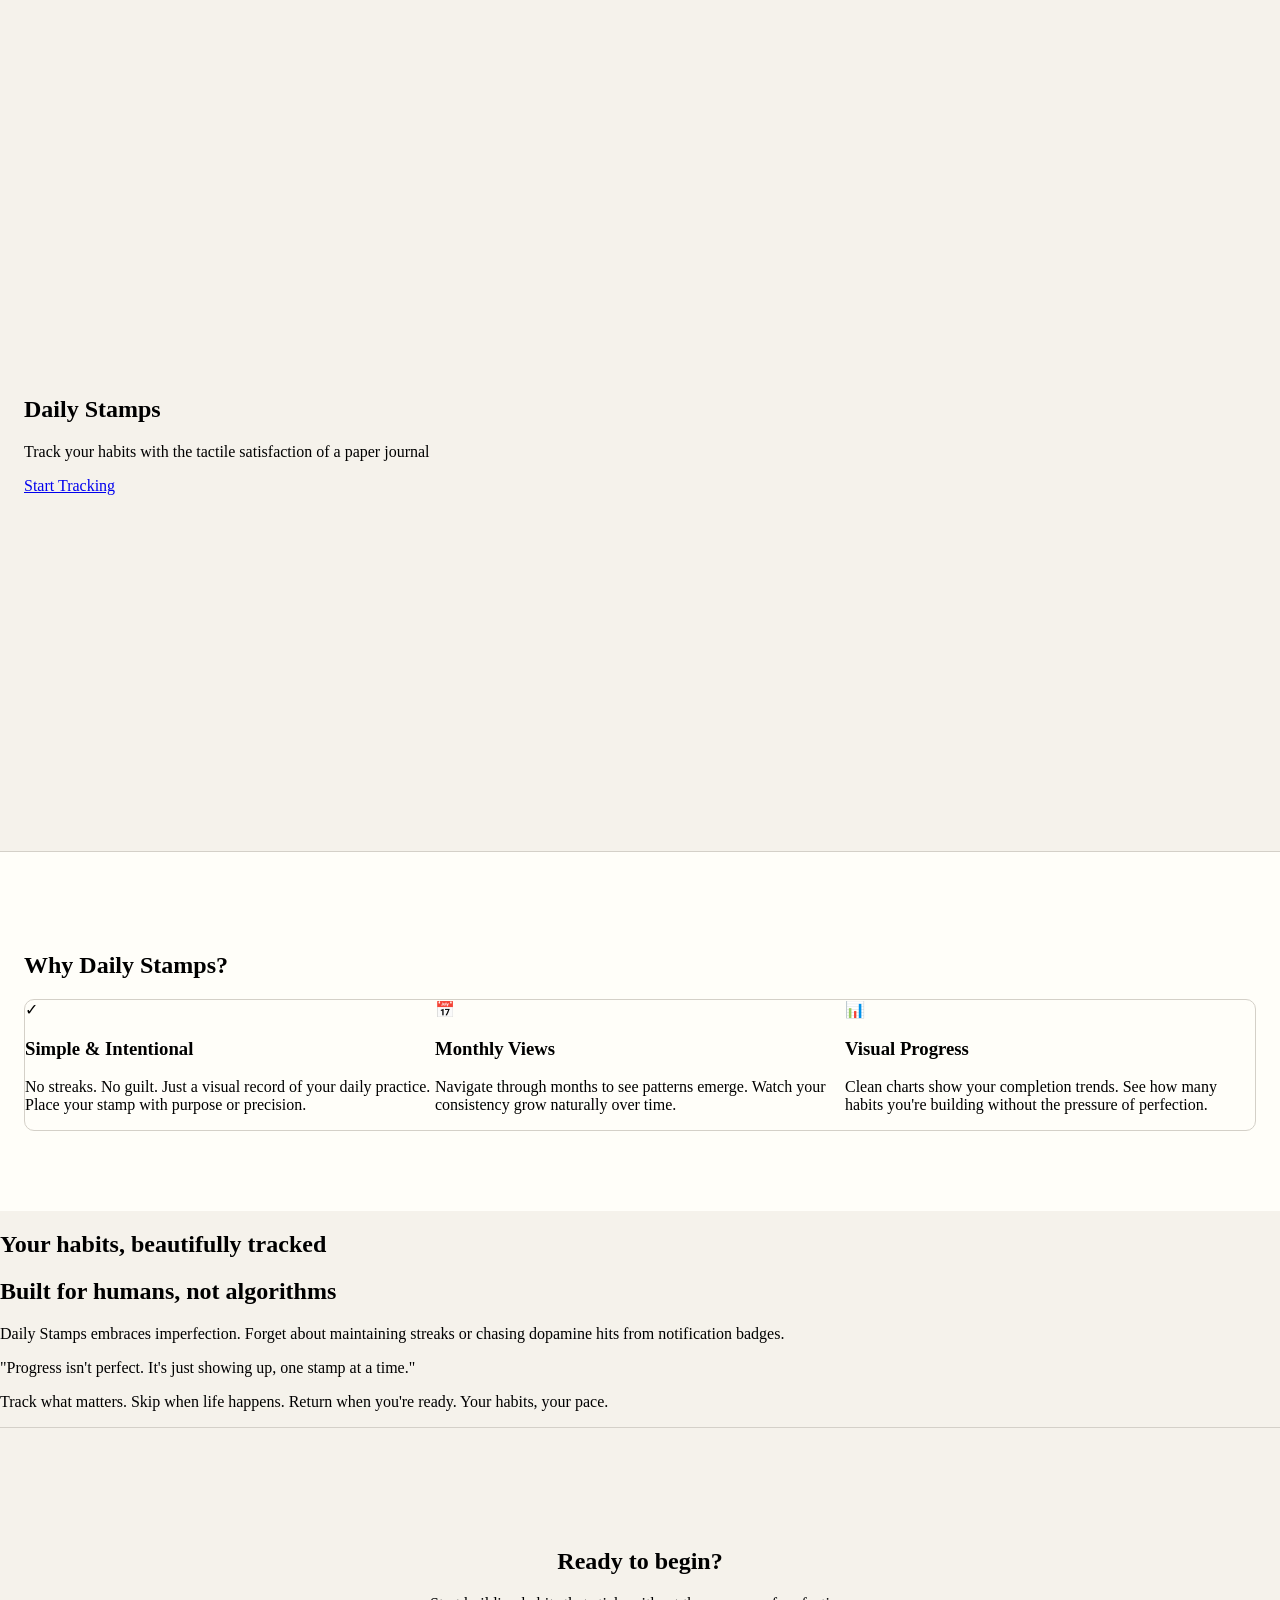
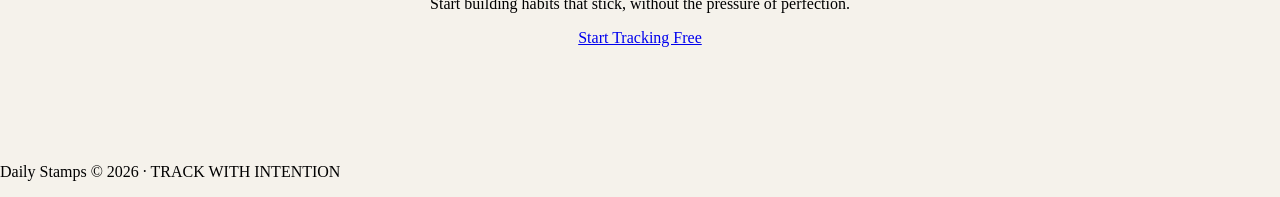
<file: landing.html>
<!DOCTYPE html>
<html lang="en">

<head>
    <meta charset="UTF-8">
    <meta name="viewport" content="width=device-width, initial-scale=1.0">
    <title>Daily Stamps - Track Your Habits with Intention</title>
    <link rel="preconnect" href="https://fonts.googleapis.com">
    <link rel="preconnect" href="https://fonts.gstatic.com" crossorigin>
    <link
        href="https://fonts.googleapis.com/css2?family=Newsreader:ital,opsz,wght@0,6..72,200..800;1,6..72,200..800&family=DM+Mono:ital,wght@0,300;0,400;0,500;1,300;1,400;1,500&display=swap"
        rel="stylesheet">
    <link rel="stylesheet" href="styles.css">
</head>

<body class="landing">
    <!-- hero section -->
    <section class="hero">
        <div class="hero-content">
            <div class="hero-stamp"></div>
            <h1>Daily Stamps</h1>
            <p class="hero-tagline">Track your habits with the tactile satisfaction of a paper journal</p>
            <a href="index.html" class="cta-button">Start Tracking</a>
        </div>
        <div class="decorative-dot dot-1"></div>
        <div class="decorative-dot dot-2"></div>
        <div class="decorative-dot dot-3"></div>
        <div class="decorative-dot dot-4"></div>
    </section>

    <!-- features section -->
    <section class="features">
        <div class="features-container">
            <h2 class="section-title">Why Daily Stamps?</h2>
            <div class="features-grid">
                <div class="feature">
                    <div class="feature-icon">✓</div>
                    <h3>Simple & Intentional</h3>
                    <p>No streaks. No guilt. Just a visual record of your daily practice. Place your stamp with purpose
                        or precision.</p>
                </div>
                <div class="feature">
                    <div class="feature-icon">📅</div>
                    <h3>Monthly Views</h3>
                    <p>Navigate through months to see patterns emerge. Watch your consistency grow naturally over time.
                    </p>
                </div>
                <div class="feature">
                    <div class="feature-icon">📊</div>
                    <h3>Visual Progress</h3>
                    <p>Clean charts show your completion trends. See how many habits you're building without the
                        pressure of perfection.</p>
                </div>
            </div>
        </div>
    </section>

    <!-- demo preview -->
    <section class="demo-preview">
        <div class="demo-container">
            <h2 class="section-title">Your habits, beautifully tracked</h2>
            <div class="demo-image">
                <div class="demo-grid">
                    <div class="demo-cell stamped"></div>
                    <div class="demo-cell stamped"></div>
                    <div class="demo-cell"></div>
                    <div class="demo-cell stamped"></div>
                    <div class="demo-cell stamped"></div>
                    <div class="demo-cell stamped"></div>
                    <div class="demo-cell"></div>
                </div>
            </div>
        </div>
    </section>

    <!-- philosophy section -->
    <section class="philosophy">
        <div class="philosophy-content">
            <h2>Built for humans, not algorithms</h2>
            <p>Daily Stamps embraces imperfection. Forget about maintaining streaks or chasing dopamine hits from
                notification badges.</p>
            <div class="philosophy-quote">
                "Progress isn't perfect. It's just showing up, one stamp at a time."
            </div>
            <p>Track what matters. Skip when life happens. Return when you're ready. Your habits, your pace.</p>
        </div>
    </section>

    <!-- footer cta -->
    <section class="footer-cta">
        <h2>Ready to begin?</h2>
        <p>Start building habits that stick, without the pressure of perfection.</p>
        <a href="index.html" class="cta-button-light">Start Tracking Free</a>
    </section>

    <!-- footer -->
    <footer>
        <p>Daily Stamps © 2026 · TRACK WITH INTENTION</p>
    </footer>
</body>

</html>
</file>
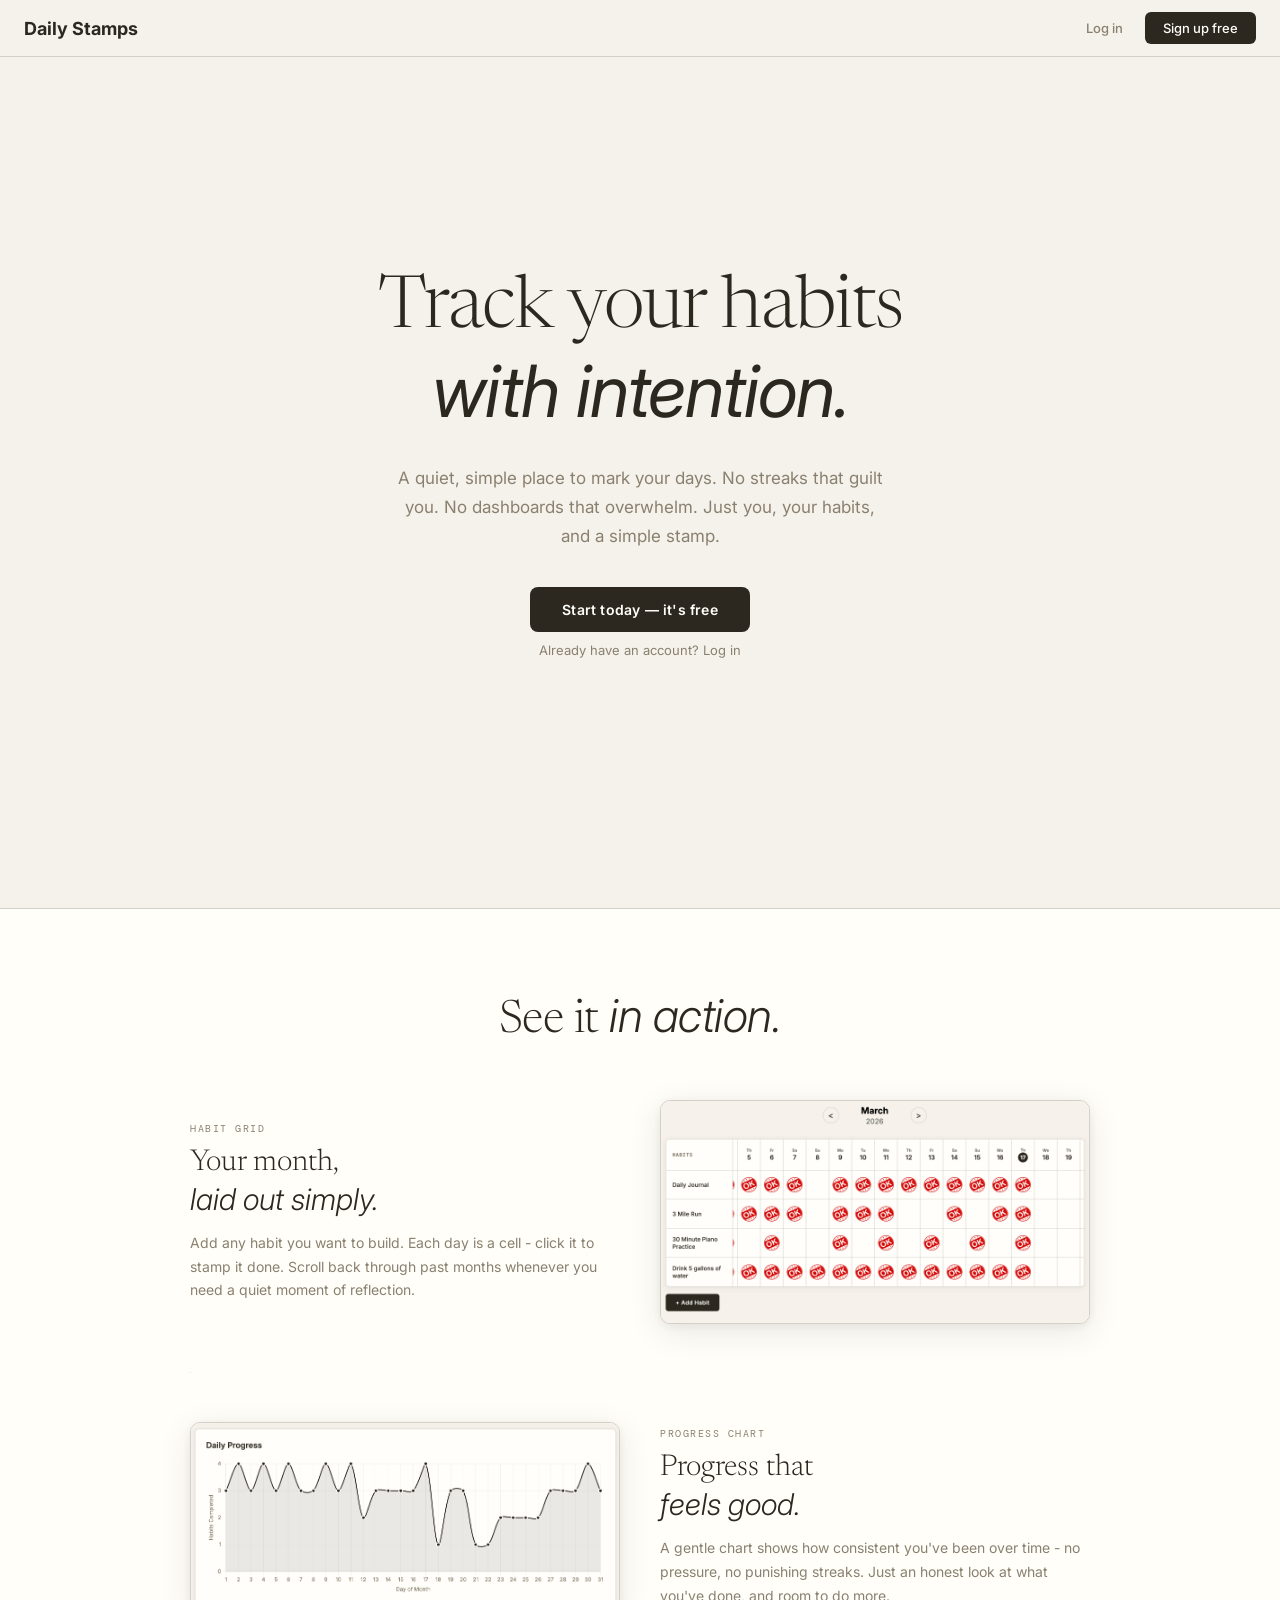
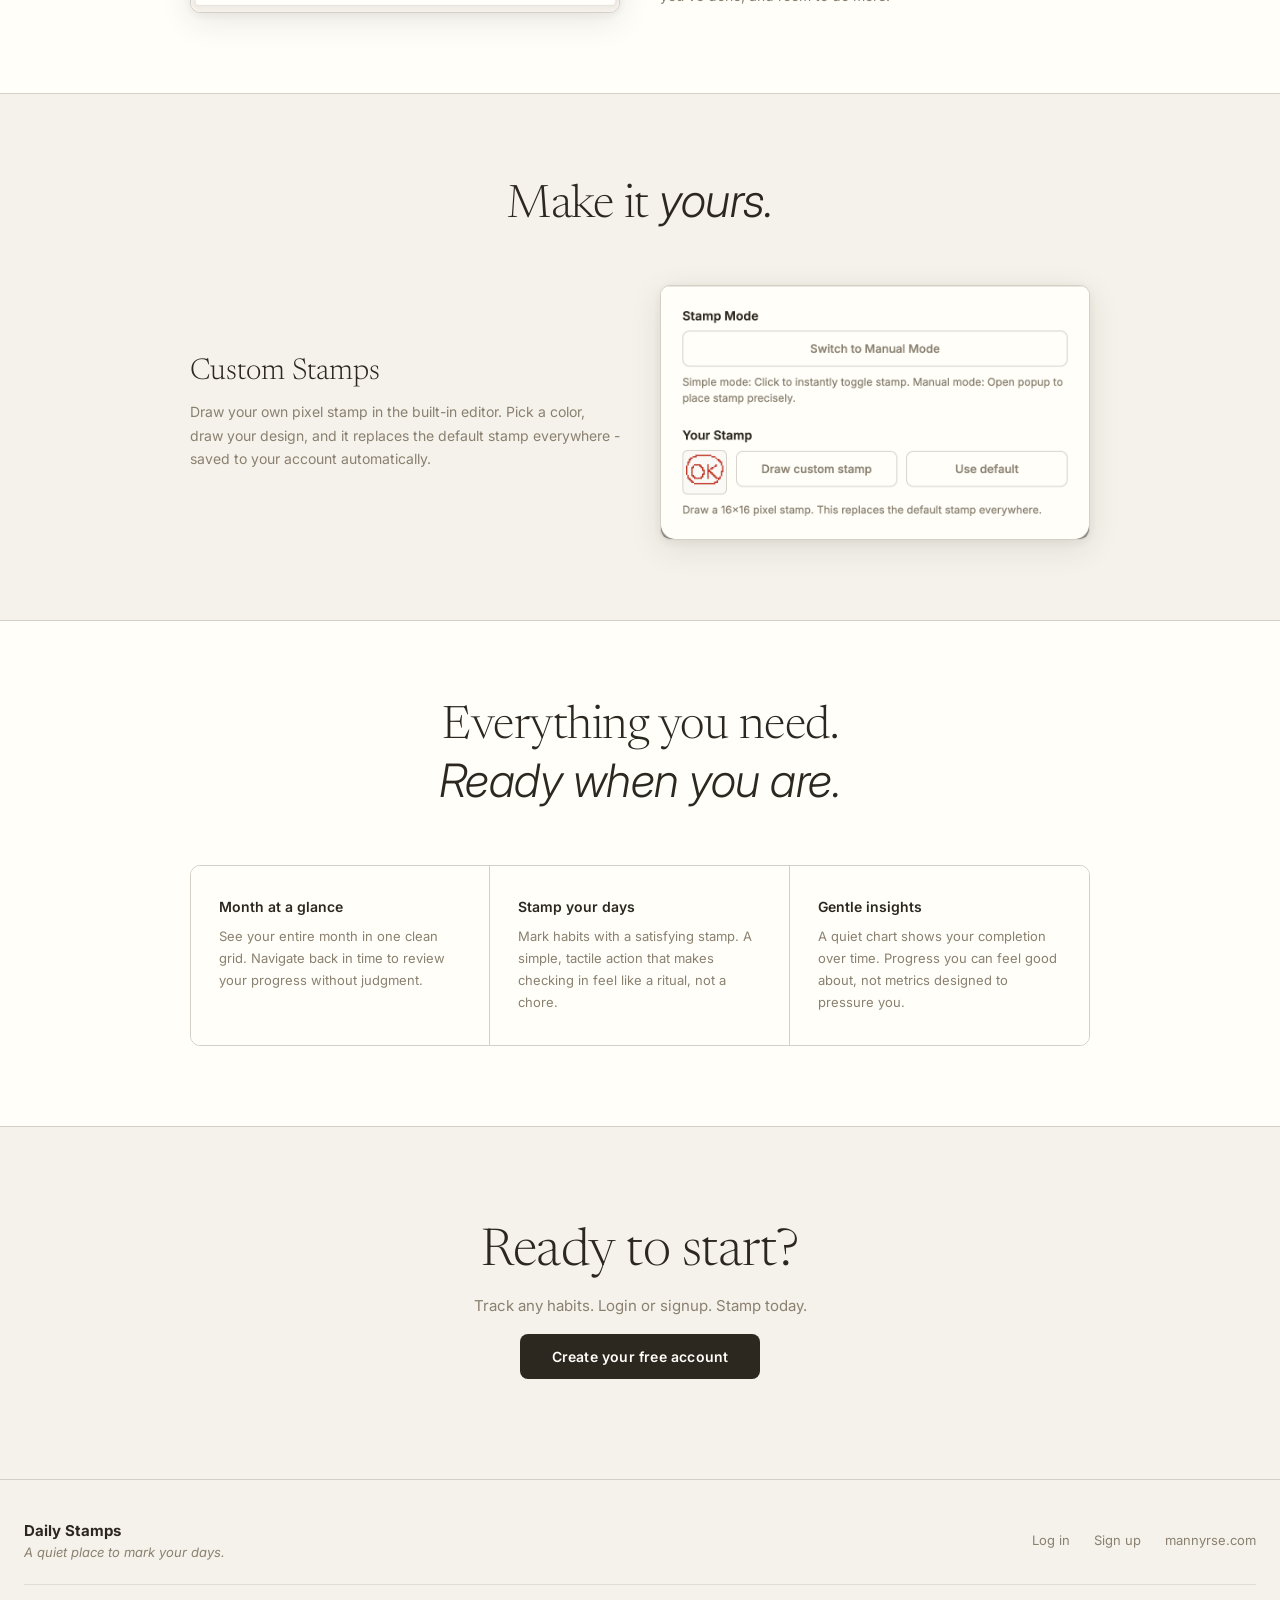
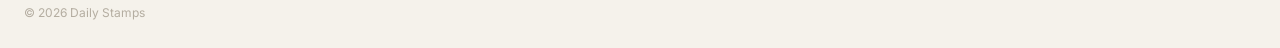
<file: pages/landing.html>
<!DOCTYPE html>
<html lang="en">

<head>
    <meta charset="UTF-8">
    <meta name="viewport" content="width=device-width, initial-scale=1.0">
    <title>Daily Stamps - Track Your Habits with Intention</title>
    <link rel="preconnect" href="https://fonts.googleapis.com">
    <link rel="preconnect" href="https://fonts.gstatic.com" crossorigin>
    <link
        href="https://fonts.googleapis.com/css2?family=Newsreader:ital,opsz,wght@0,6..72,200..800;1,6..72,200..800&family=DM+Mono:ital,wght@0,300;0,400;0,500;1,300;1,400;1,500&family=Inter:wght@300;400;500;600&display=swap"
        rel="stylesheet">
    <link rel="stylesheet" href="../styles.css">
</head>

<body class="landing">
    <!-- navbar -->
    <nav class="navbar">
        <div class="nav-left"><a href="../index.html" class="logo">Daily Stamps</a></div>
        <div class="nav-right">
            <div class="landing-nav-actions">
                <a href="login.html" class="landing-login-btn">Log in</a>
                <a href="login.html#signup" class="landing-cta-btn">Sign up free</a>
            </div>
        </div>
    </nav>

    <!-- hero section -->
    <section class="hero">
        <div class="hero-inner">
            <h1 class="hero-headline">
                Track your habits<br>
                <em>with intention.</em>
            </h1>
            <p class="hero-sub">
                A quiet, simple place to mark your days. No streaks that guilt you. No dashboards that overwhelm.
                Just you, your habits, and a simple stamp.
            </p>
            <div class="hero-actions">
                <a href="login.html#signup" class="btn-hero-primary">Start today — it's free</a>
                <a href="login.html" class="hero-login-link">Already have an account? Log in</a>
            </div>
        </div>
    </section>

    <!-- screenshots section -->
    <section class="screenshots">
        <div class="screenshots-inner">
            <h2 class="screenshots-heading">See it <em>in action.</em></h2>
            <div class="screenshots-grid">

                <!-- habit tracker screenshot -->
                <div class="screenshot-item">
                    <div class="screenshot-text">
                        <span class="screenshot-eyebrow">Habit grid</span>
                        <h3 class="screenshot-title">Your month,<br><em>laid out simply.</em></h3>
                        <p class="screenshot-desc">
                            Add any habit you want to build. Each day is a cell - click it to stamp it done.
                            Scroll back through past months whenever you need a quiet moment of reflection.
                        </p>
                    </div>
                    <div class="screenshot-image-wrap">
                        <img src="../images/habits.png" alt="Habit tracker grid showing a month of logged habits" />
                    </div>
                </div>

                <hr class="screenshots-divider" />

                <!-- graph screenshot -->
                <div class="screenshot-item reverse">
                    <div class="screenshot-text">
                        <span class="screenshot-eyebrow">Progress chart</span>
                        <h3 class="screenshot-title">Progress that<br><em>feels good.</em></h3>
                        <p class="screenshot-desc">
                            A gentle chart shows how consistent you've been over time - no pressure, no punishing
                            streaks. Just an honest look at what you've done, and room to do more.
                        </p>
                    </div>
                    <div class="screenshot-image-wrap">
                        <img src="../images/graph.png" alt="Progress chart showing habit completion over time" />
                    </div>
                </div>

            </div>
        </div>
    </section>
    <section class="stamp-editor-section">
        <div class="screenshots-inner">
            <h2 class="screenshots-heading">Make it<em> yours.</em></h2>
            <div class="screenshot-item">
                <div class="screenshot-text">
                    <h2 class="screenshot-title">Custom Stamps</h2>
                    <p class="screenshot-desc">
                        Draw your own pixel stamp in the built-in editor. Pick a color, draw your design,
                        and it replaces the default stamp everywhere - saved to your account automatically.
                    </p>
                </div>
                <div class="screenshot-image-wrap">
                    <img src="../images/stamp-settings.png" alt="Pixel stamp editor" />
                </div>
            </div>
        </div>
    </section>

    <!-- features section -->
    <section class="features">
        <div class="features-inner">
            <h2 class="features-heading">Everything you need.<br><em>Ready when you are.</em></h2>
            <div class="features-grid">
                <div class="feature-card">
                    <h3 class="feature-title">Month at a glance</h3>
                    <p class="feature-desc">See your entire month in one clean grid. Navigate back in time to review
                        your progress without judgment.</p>
                </div>
                <div class="feature-card">
                    <h3 class="feature-title">Stamp your days</h3>
                    <p class="feature-desc">Mark habits with a satisfying stamp. A simple, tactile action that makes
                        checking in feel like a ritual, not a chore.</p>
                </div>
                <div class="feature-card">
                    <h3 class="feature-title">Gentle insights</h3>
                    <p class="feature-desc">A quiet chart shows your completion over time. Progress you can feel good
                        about, not metrics designed to pressure you.</p>
                </div>
            </div>
        </div>
    </section>
    <!-- footer cta -->
    <section class="footer-cta">
        <div class="footer-cta-inner">
            <h2 class="footer-cta-heading">Ready to start?</h2>
            <p class="footer-cta-sub">Track any habits. Login or signup. Stamp today.</p>
            <a href="login.html#signup" class="btn-hero-primary">Create your free account</a>
        </div>
    </section>
    <footer class="footer">
        <div class="footer-inner">
            <div class="footer-left">
                <span class="footer-brand">Daily Stamps</span>
                <p class="footer-tagline">A quiet place to mark your days.</p>
            </div>
            <nav class="footer-links">
                <a href="login.html">Log in</a>
                <a href="login.html#signup">Sign up</a>
                <a href="https://mannyrse.com" target="_blank" rel="noopener">mannyrse.com</a>
            </nav>
        </div>
        <div class="footer-bottom">© 2026 Daily Stamps</div>
    </footer>
</body>

</html>
</file>
<file: styles.css>
* {
    font-family: Inter;
}

body {
    margin: 0;
    background: #f5f2eb;

    /* background: url("background.png") no-repeat center center fixed;
    background-size: cover; */
}

html,
body {
    overscroll-behavior-x: none;
}

:root {
    --cream: #f5f2eb;
    --paper: #fffef9;
    --ink: #2c2820;
    --ink-light: #8a8070;
    --accent: #c0392b;
    --grid: #d4d0c8;
}

/* login page */

body.login-page {
    font-family: Inter, sans-serif;
    background: #f5f2eb;
    display: flex;
    align-items: center;
    justify-content: center;
    min-height: 100vh;
    padding: 16px;
}

.login-container {
    background: #fffef9;
    border: 1px solid #d4d0c8;
    border-radius: 12px;
    padding: 32px;
    max-width: 360px;
    width: 100%;
    box-shadow: 0 4px 20px rgba(44, 40, 32, 0.08);
}

.logo {
    text-align: center;
    margin-bottom: 20px;
}

.logo img {
    width: 40px;
    height: 40px;
    margin-bottom: 10px;
}

.logo h1 {
    font-size: 20px;
    font-weight: 600;
    color: #2c2820;
    text-align: center;
    margin-bottom: 4px;
}

.subtitle {
    text-align: center;
    color: #8a8070;
    font-size: 13px;
    margin-bottom: 20px;
}

.form-group {
    margin-bottom: 14px;
}

.form-group label {
    display: block;
    font-size: 12px;
    font-weight: 500;
    color: #2c2820;
    margin-bottom: 5px;
}

.form-group input {
    width: 100%;
    padding: 9px 12px;
    border: 1px solid #d4d0c8;
    border-radius: 6px;
    font-size: 13px;
    font-family: Inter, sans-serif;
    transition: border-color 0.15s;
    background: #fffef9;
    box-sizing: border-box;
}

.form-group input:focus {
    outline: none;
    border-color: #2c2820;
}

.btn {
    width: 100%;
    padding: 10px;
    background: #2c2820;
    color: #fffef9;
    border: none;
    border-radius: 6px;
    font-size: 13px;
    font-weight: 600;
    cursor: pointer;
    transition: opacity 0.15s, transform 0.15s;
    margin-top: 6px;
}

.btn:hover {
    opacity: 0.9;
}

.btn:active {
    transform: scale(0.98);
}

.btn:disabled {
    opacity: 0.5;
    cursor: not-allowed;
}

.toggle-text {
    text-align: center;
    margin-top: 16px;
    font-size: 13px;
    color: #8a8070;
}

.toggle-text a {
    color: #2c2820;
    font-weight: 600;
    text-decoration: none;
}

.toggle-text a:hover {
    text-decoration: underline;
}

.error-message {
    background: #fff3f3;
    border: 1px solid #ffcdd2;
    color: #c0392b;
    padding: 10px;
    border-radius: 6px;
    font-size: 13px;
    margin-bottom: 14px;
    display: none;
}

.error-message.show {
    display: block;
}

.back-link {
    text-align: center;
    margin-top: 16px;
}

.back-link a {
    color: #8a8070;
    text-decoration: none;
    font-size: 12px;
}

.back-link a:hover {
    color: #2c2820;
}

/* main stylings */

.month-header {
    text-align: center;
    font-weight: bold;
    font-size: 20px;
    padding: 10px 0;
    z-index: 10;
    margin-top: 10px;
    display: flex;
    align-items: center;
    justify-content: center;
    gap: 20px;
}

#monthHeader {
    min-width: 120px;
    text-align: center;
}

.month-nav-btn {
    background: none;
    border: 1px solid var(--grid);
    color: var(--ink);
    font-size: 18px;
    width: 36px;
    height: 36px;
    border-radius: 50%;
    cursor: pointer;
    display: flex;
    align-items: center;
    justify-content: center;
    transition: background 0.15s, transform 0.15s;
    padding: 0;
    flex-shrink: 0;
}

.month-nav-btn:hover {
    background: rgba(44, 40, 32, 0.05);
    transform: scale(1.05);
}

.month-nav-btn:active {
    transform: scale(0.95);
}

.month-year {
    font-size: 16px;
    font-weight: 400;
    opacity: 0.6;
    margin-top: 2px;
}

.table-wrapper {
    overflow-x: auto;
    width: 100%;
    margin-top: 20px;
    overscroll-behavior-x: none;
    border: 1px solid var(--grid);
    border-radius: 8px;
    box-shadow: 0 2px 12px rgba(44, 40, 32, 0.07);
}

table {
    border-collapse: separate;
    border-spacing: 0;
    width: max-content;
    min-width: 100%;
    overscroll-behavior-x: none;
    background: var(--paper);
}

th,
td {
    border-right: 1px solid var(--grid);
    border-bottom: 1px solid var(--grid);
    white-space: nowrap;
    text-align: center;
    width: 48px;
    min-width: 48px;
    height: 48px;
}

thead tr:first-child th {
    border-top: none;
    background: var(--paper);
}

thead tr:first-child th.today {
    background: var(--ink);
}

tr th:first-child,
tr td:first-child {
    border-left: none;
}

th:last-child,
td:last-child {
    border-right: none;
}

tbody tr:last-child td {
    border-bottom: none;
}

thead th:first-child {
    text-align: left;
    padding: 10px 14px;
    font-size: 11px;
    font-family: 'DM Mono', monospace;
    letter-spacing: 1px;
    text-transform: uppercase;
    color: var(--ink-light);
}

.weekday {
    font-size: 9px;
    opacity: 0.6;
}

.date-number {
    font-size: 14px;
    font-weight: 600;
    color: var(--ink);
    line-height: 1.4;
}

th.today {
    background: var(--ink);
}

th.today .date-number {
    color: var(--paper);
}

th.today .weekday {
    color: var(--paper);
    opacity: 0.6;
}

.habit-col,
tbody td:first-child {
    position: sticky;
    left: 0;
    z-index: 5;
    background: var(--paper);
    width: 120px;
    min-width: 120px;
    text-align: left;
    white-space: normal;
    max-width: 160px;
    word-break: break-word;
    padding: 8px 14px;
}

/* day cell styling */
.day-cell {
    cursor: pointer;
    position: relative;
    overflow: hidden;
    transition: background 0.15s;
}

.day-cell:hover {
    background: rgba(44, 40, 32, 0.04);
}

.cell-stamp {
    position: absolute;
    pointer-events: none;
    transform: translate(-50%, -50%);
}

.stamp-hover-preview {
    position: absolute;
    left: 50%;
    top: 50%;
    transform: translate(-50%, -50%);
    width: 35px;
    height: 35px;
    background-image: url("images/ok.png");
    background-size: contain;
    background-repeat: no-repeat;
    background-position: center;
    pointer-events: none;
    filter: grayscale(100%);
    opacity: 0.35;
    transition: opacity 0.12s ease;
}

.habit-input {
    width: 100%;
    border: none;
    outline: none;
    font-size: 13px;
    background: transparent;
    color: var(--ink);
    white-space: normal;
    word-break: break-word;
    font-family: inherit;
    padding: 2px 0;
}

.habit-input::placeholder {
    color: var(--ink-light);
}

.habit-text {
    display: block;
    font-size: 13px;
    font-weight: 500;
    cursor: pointer;
    color: var(--ink);
    white-space: normal;
    word-break: break-word;
    line-height: 1.3;
}

.habit-input.invalid {
    border-bottom: 2px solid #c0392b;
    background: transparent;
}

.habit-input.invalid::placeholder {
    color: #c0392b;
}

/* navbar styles */
.navbar {
    position: sticky;
    top: 0;
    z-index: 20;
    display: flex;
    justify-content: space-between;
    align-items: center;
    padding: 12px 24px;
    border-bottom: 1px solid var(--grid);
    background: #f5f2eb;
}

.nav-left {
    font-weight: bold;
    font-size: 18px;
    color: var(--ink);
}

.nav-right {
    position: relative;
}

nav a {
    text-decoration: none;
    color: var(--ink)
}

/* settings dropdown */
.settings-dropdown {
    position: relative;
}

.settings-btn {
    background: none;
    border: none;
    color: var(--ink-light);
    font-size: 14px;
    cursor: pointer;
    padding: 6px 12px;
    border-radius: 4px;
    transition: background 0.15s, color 0.15s;
    font-family: Inter;
}

.settings-btn:hover {
    background: rgba(44, 40, 32, 0.05);
    color: var(--ink);
}

.dropdown-menu {
    position: absolute;
    top: calc(100% + 8px);
    right: 0;
    background: var(--paper);
    border: 1px solid var(--grid);
    border-radius: 8px;
    box-shadow: 0 4px 12px rgba(44, 40, 32, 0.1);
    min-width: 160px;
    opacity: 0;
    pointer-events: none;
    transform: translateY(-4px);
    transition: opacity 0.15s, transform 0.15s;
}

.dropdown-menu.open {
    opacity: 1;
    pointer-events: all;
    transform: translateY(0);
}

.dropdown-item {
    display: block;
    padding: 10px 16px;
    color: var(--ink);
    text-decoration: none;
    font-size: 14px;
    transition: background 0.15s;
    border-radius: 6px;
    margin: 4px;
}

.dropdown-item:hover {
    background: rgba(44, 40, 32, 0.05);
}

.settings-overlay {
    position: fixed;
    inset: 0;
    z-index: 300;
    display: flex;
    align-items: center;
    justify-content: center;
    background: rgba(44, 40, 32, 0.45);
    backdrop-filter: blur(3px);
    opacity: 0;
    pointer-events: none;
    transition: opacity 0.2s ease;
}

.settings-overlay.open {
    opacity: 1;
    pointer-events: all;
}

.settings-popup {
    background: var(--paper);
    border-radius: 16px;
    box-shadow: 0 20px 60px rgba(44, 40, 32, 0.25), 0 4px 16px rgba(44, 40, 32, 0.1);
    width: 480px;
    max-width: 95vw;
    transform: scale(0.9) translateY(12px);
    transition: transform 0.25s cubic-bezier(0.34, 1.56, 0.64, 1);
}

.settings-overlay.open .settings-popup {
    transform: scale(1) translateY(0);
}

.settings-popup-header {
    padding: 20px 24px;
    border-bottom: 1px solid var(--grid);
    display: flex;
    justify-content: space-between;
    align-items: center;
}

.settings-popup-header h3 {
    font-size: 20px;
    font-weight: 600;
    color: var(--ink);
    margin: 0;
}

.settings-popup-close {
    background: none;
    border: none;
    cursor: pointer;
    color: var(--ink-light);
    font-size: 18px;
    padding: 2px 4px;
    line-height: 1;
    border-radius: 4px;
    transition: color 0.15s, background 0.15s;
}

.settings-popup-close:hover {
    color: var(--ink);
    background: rgba(44, 40, 32, 0.07);
}

.settings-popup-content {
    padding: 24px;
}

.setting-item {
    margin-bottom: 24px;
}

.setting-item:last-child {
    margin-bottom: 0;
}

.setting-item label {
    display: block;
    font-size: 14px;
    font-weight: 600;
    color: var(--ink);
    margin-bottom: 8px;
}

.setting-item .btn-secondary {
    width: 100%;
    text-align: center;
    margin-bottom: 8px;
}

.setting-description {
    font-size: 12px;
    color: var(--ink-light);
    line-height: 1.5;
    margin: 0;
}

.page-container {
    max-width: 1200px;
    margin: 0 auto;
    padding: 20px 24px 40px 24px;
}

#add-habit {
    display: inline-flex;
    align-items: center;
    gap: 8px;
    background: var(--ink);
    color: var(--paper);
    border: none;
    padding: 11px 22px;
    font-size: 13px;
    font-weight: 500;
    border-radius: 6px;
    cursor: pointer;
    transition: opacity 0.15s, transform 0.15s;
    margin-top: 16px;
    letter-spacing: 0.2px;
}

#add-habit:hover {
    opacity: .85;
    transform: translateY(-1px);
}

#add-habit:active {
    transform: translateY(0);
}

#empty-state {
    text-align: center;
    color: var(--ink-light);
    background: var(--paper);
    font-size: 14px;
    padding: 36px;
    font-style: italic;
    box-sizing: border-box;
    position: sticky;
    left: 0;
    width: 100%;
    z-index: 6;
}

/* chart section */
.chart-section {
    margin-top: 48px;
    background: var(--paper);
    border: 1px solid var(--grid);
    border-radius: 8px;
    padding: 24px;
    box-shadow: 0 2px 12px rgba(44, 40, 32, 0.07);
}

.chart-title {
    font-size: 18px;
    font-weight: 600;
    color: var(--ink);
    margin: 0 0 20px 0;
}

.chart-container {
    position: relative;
    height: 300px;
}

/* shake animation for invalid */

@keyframes shake {

    0%,
    100% {
        transform: translateX(0);
    }

    20% {
        transform: translateX(-4px);
    }

    40% {
        transform: translateX(4px);
    }

    60% {
        transform: translateX(-3px);
    }

    80% {
        transform: translateX(3px);
    }
}

.shake {
    animation: shake 0.35s ease;
}

.delete-btn {
    position: absolute;
    right: 8px;
    top: 50%;
    transform: translateY(-50%);
    width: 18px;
    height: 18px;
    border-radius: 50%;
    background-color: #c0392b;
    color: white;
    border: none;
    cursor: pointer;
    font-size: 12px;
    line-height: 1;
    opacity: 0;
    transition: opacity 0.2s, transform 0.15s;
    display: flex;
    align-items: center;
    justify-content: center;
    font-family: monospace;
}

.habit-cell {
    position: relative;
}

.habit-cell:hover .delete-btn {
    opacity: 1;
}

.delete-btn:hover {
    transform: translateY(-50%) scale(1.1);
    background: #a02d24;
}

.stamp-overlay {
    position: fixed;
    inset: 0;
    z-index: 200;
    display: flex;
    align-items: center;
    justify-content: center;
    background: rgba(44, 40, 32, 0.45);
    backdrop-filter: blur(3px);
    opacity: 0;
    pointer-events: none;
    transition: opacity 0.2s ease;
}

.stamp-overlay.open {
    opacity: 1;
    pointer-events: all;
}

.stamp-popup {
    background: var(--paper);
    border-radius: 16px;
    box-shadow: 0 20px 60px rgba(44, 40, 32, 0.25), 0 4px 16px rgba(44, 40, 32, 0.1);
    display: flex;
    flex-direction: column;
    overflow: hidden;
    transform: scale(0.9) translateY(12px);
    transition: transform 0.25s cubic-bezier(0.34, 1.56, 0.64, 1);
    width: 380px;
    max-width: 95vw;
}

.stamp-overlay.open .stamp-popup {
    transform: scale(1) translateY(0);
}

.stamp-popup-header {
    padding: 18px 20px 14px;
    border-bottom: 1px solid var(--grid);
    display: flex;
    align-items: flex-start;
    justify-content: space-between;
    gap: 12px;
}

.stamp-popup-meta {
    display: flex;
    flex-direction: column;
    gap: 3px;
}

.stamp-popup-habit {
    font-size: 18px;
    font-weight: 600;
    color: var(--ink);
    line-height: 1.1;
}

.stamp-popup-date {
    font-size: 11px;
    font-family: 'DM Mono', monospace;
    color: var(--ink-light);
    letter-spacing: 0.5px;
}

.stamp-popup-close {
    background: none;
    border: none;
    cursor: pointer;
    color: var(--ink-light);
    font-size: 18px;
    padding: 2px 4px;
    line-height: 1;
    border-radius: 4px;
    transition: color 0.15s, background 0.15s;
    flex-shrink: 0;
}

.stamp-popup-close:hover {
    color: var(--ink);
    background: rgba(44, 40, 32, 0.07);
}

.stamp-canvas-area {
    position: relative;
    margin: 16px 20px;
    border-radius: 10px;
    border: 1.5px dashed var(--grid);
    aspect-ratio: 1 / 1;
    width: calc(100% - 40px);
    background: #faf9f5;
    cursor: crosshair;
    overflow: hidden;
    user-select: none;
}

.canvas-hint {
    position: absolute;
    inset: 0;
    display: flex;
    flex-direction: column;
    align-items: center;
    justify-content: center;
    gap: 6px;
    color: var(--ink-light);
    font-size: 13px;
    pointer-events: none;
    transition: opacity 0.2s;
}

.canvas-hint .hint-icon {
    font-size: 28px;
    opacity: 0.4;
}

.canvas-hint .hint-text {
    font-style: italic;
    opacity: 0.6;
}

.canvas-hint.hidden {
    opacity: 0;
}

.placed-stamp {
    position: absolute;
    pointer-events: none;
    transform: translate(-50%, -50%);
}

.placed-stamp.new {
    animation: stampDown 0.2s cubic-bezier(0.25, 0.46, 0.45, 0.94) forwards;
}

@keyframes stampDown {
    0% {
        transform: translate(-50%, -50%) scale(1.8);
        opacity: 0.4;
        filter: blur(2px);
    }

    55% {
        transform: translate(-50%, -50%) scale(0.9);
        opacity: 1;
        filter: blur(0);
    }

    80% {
        transform: translate(-50%, -50%) scale(1.06);
    }

    100% {
        transform: translate(-50%, -50%) scale(1);
    }
}

.stamp-popup-actions {
    display: flex;
    gap: 10px;
    padding: 0 20px 20px;
}

.btn-primary {
    flex: 1;
    background: var(--ink);
    color: var(--paper);
    border: none;
    padding: 11px 18px;
    font-size: 13px;
    font-weight: 600;
    border-radius: 8px;
    cursor: pointer;
    transition: opacity 0.15s;
    letter-spacing: 0.3px;
}

.btn-primary:hover {
    opacity: 0.85;
}

.btn-secondary {
    background: none;
    color: var(--ink-light);
    border: 1px solid var(--grid);
    padding: 11px 18px;
    font-size: 13px;
    font-weight: 500;
    border-radius: 8px;
    cursor: pointer;
    transition: background 0.15s, color 0.15s;
}

.btn-secondary:hover {
    background: rgba(44, 40, 32, 0.05);
    color: var(--ink);
}

.btn-danger {
    background: none;
    color: #c0392b;
    border: 1px solid rgba(192, 57, 43, 0.3);
    padding: 11px 14px;
    font-size: 13px;
    border-radius: 8px;
    cursor: pointer;
    transition: background 0.15s;
}

.btn-danger:hover {
    background: rgba(192, 57, 43, 0.07);
}

/* skeleton row styles for smoother loading */

.skeleton-row .skeleton-text {
    height: 14px;
    width: 80%;
    background: linear-gradient(90deg, #e8e4dc 25%, #f0ece4 50%, #e8e4dc 75%);
    background-size: 200% 100%;
    animation: shimmer 1.2s infinite;
    border-radius: 4px;
}

@keyframes shimmer {
    0% {
        background-position: 200% 0;
    }

    100% {
        background-position: -200% 0;
    }
}

/* landing page styles */

body.landing {
    background: var(--cream);
    margin: 0;
}

.landing-nav-actions {
    display: flex;
    align-items: center;
    gap: 8px;
}

.landing-login-btn {
    text-decoration: none;
    font-size: 13px;
    font-weight: 500;
    color: var(--ink-light);
    padding: 8px 14px;
    border-radius: 6px;
    transition: color 0.15s, background 0.15s;
}

.landing-login-btn:hover {
    color: var(--ink);
    background: rgba(44, 40, 32, 0.05);
}

.landing-cta-btn {
    background: var(--ink);
    color: var(--paper);
    text-decoration: none;
    font-size: 13px;
    font-weight: 500;
    padding: 8px 18px;
    border-radius: 6px;
    transition: opacity 0.15s;
}

.landing-cta-btn:hover {
    opacity: 0.82;
}

/* hero  */

.hero {
    padding: 80px 24px 60px;
    min-height: calc(100vh - 49px);
    display: flex;
    align-items: center;
    box-sizing: border-box;
}

.hero-inner {
    max-width: 700px;
    margin: 0 auto;
    display: flex;
    flex-direction: column;
    align-items: center;
    text-align: center;
}

.hero-headline {
    font-family: 'Newsreader', serif;
    font-size: clamp(42px, 8vw, 72px);
    font-weight: 300;
    line-height: 1.1;
    color: var(--ink);
    margin: 0 0 24px;
    letter-spacing: -1px;
}

.hero-headline em {
    font-style: italic;
    font-weight: 400;
}

.hero-sub {
    font-size: 17px;
    line-height: 1.7;
    color: var(--ink-light);
    max-width: 500px;
    margin: 0 0 36px;
    font-weight: 400;
}

.hero-actions {
    display: flex;
    flex-direction: column;
    align-items: center;
    gap: 10px;
    margin-bottom: 56px;
}

.btn-hero-primary {
    display: inline-block;
    background: var(--ink);
    color: var(--paper);
    text-decoration: none;
    font-size: 14px;
    font-weight: 600;
    padding: 14px 32px;
    border-radius: 8px;
    letter-spacing: 0.2px;
    transition: opacity 0.15s, transform 0.15s;
}

.btn-hero-primary:hover {
    opacity: 0.85;
    transform: translateY(-1px);
}

.btn-hero-primary:active {
    transform: translateY(0);
}

.hero-login-link {
    font-size: 13px;
    color: var(--ink-light);
    text-decoration: none;
    transition: color 0.15s;
}

.hero-login-link:hover {
    color: var(--ink);
}

.stamp-editor-section {
    padding: 80px 24px;
    border-top: 1px solid var(--grid);
    background: var(--cream);
}

/* features section */

.features {
    padding: 80px 24px;
    border-top: 1px solid var(--grid);
    background: var(--paper);
}

.features-inner {
    max-width: 900px;
    margin: 0 auto;
}

.features-heading {
    font-family: 'Newsreader', serif;
    font-size: clamp(30px, 5vw, 46px);
    font-weight: 300;
    line-height: 1.15;
    color: var(--ink);
    margin: 0 0 52px;
    letter-spacing: -0.5px;
    text-align: center;
}

.features-heading em {
    font-style: italic;
}

.features-grid {
    display: grid;
    grid-template-columns: repeat(3, 1fr);
    border: 1px solid var(--grid);
    border-radius: 10px;
    overflow: hidden;
}

.feature-card {
    padding: 32px 28px;
    border-right: 1px solid var(--grid);
    background: var(--paper);
    transition: background 0.15s;
}

.feature-card:last-child {
    border-right: none;
}

.feature-card:hover {
    background: #faf9f4;
}

.feature-title {
    font-family: Inter, sans-serif;
    font-size: 14px;
    font-weight: 600;
    font-style: normal;
    color: var(--ink);
    margin: 0 0 10px;
    letter-spacing: 0;
}

.feature-desc {
    font-size: 13px;
    line-height: 1.7;
    color: var(--ink-light);
    margin: 0;
}

@media (max-width: 680px) {
    .features-grid {
        grid-template-columns: 1fr;
    }

    .feature-card {
        border-right: none;
        border-bottom: 1px solid var(--grid);
    }

    .feature-card:last-child {
        border-bottom: none;
    }
}

/* footer cta */

.footer-cta {
    padding: 100px 24px;
    border-top: 1px solid var(--grid);
    text-align: center;
}

.footer-cta-inner {
    max-width: 500px;
    margin: 0 auto;
    display: flex;
    flex-direction: column;
    align-items: center;
    gap: 16px;
}

.footer-cta-heading {
    font-family: 'Newsreader', serif;
    font-size: clamp(32px, 5vw, 52px);
    font-weight: 300;
    color: var(--ink);
    margin: 0;
    letter-spacing: -0.5px;
}

.footer-cta-sub {
    font-size: 15px;
    color: var(--ink-light);
    margin: 0;
    line-height: 1.5;
}

/* footer */
.footer {
    border-top: 1px solid var(--grid);
    padding: 40px 24px 28px;
    background: var(--cream);
}

.footer-inner {
    max-width: 1400px;
    margin: 0 auto;
    display: flex;
    justify-content: space-between;
    align-items: center;
    gap: 24px;
}

.footer-brand {
    font-size: 15px;
    font-weight: 700;
    color: var(--ink);
}

.footer-tagline {
    font-size: 13px;
    color: var(--ink-light);
    margin: 4px 0 0;
    font-style: italic;
}

.footer-links {
    display: flex;
    align-items: center;
    gap: 24px;
}

.footer-links a {
    font-size: 13px;
    color: var(--ink-light);
    text-decoration: none;
    transition: color 0.15s;
}

.footer-links a:hover {
    color: var(--ink);
}

.footer-bottom {
    max-width: 1400px;
    margin: 24px auto 0;
    padding-top: 20px;
    border-top: 1px solid var(--grid);
    font-size: 12px;
    color: var(--ink-light);
    opacity: 0.6;
}

@media (max-width: 500px) {
    .footer-inner {
        flex-direction: column;
        align-items: flex-start;
        gap: 20px;
    }
}

/* responsive  */

@media (max-width: 600px) {
    .hero {
        padding: 52px 16px 40px;
    }

    .features {
        padding: 52px 16px;
    }

    .footer-cta {
        padding: 64px 16px;
    }

    .features-grid {
        grid-template-columns: 1fr;
    }
}

/* screenshots showcase section */
.screenshots {
    padding: 80px 24px;
    border-top: 1px solid var(--grid);
    background: var(--paper);
    overflow: hidden;
}

.screenshots-inner {
    max-width: 900px;
    margin: 0 auto;
}

.screenshots-heading {
    font-family: 'Newsreader', serif;
    font-size: clamp(30px, 5vw, 46px);
    font-weight: 300;
    line-height: 1.15;
    color: var(--ink);
    margin: 0 0 52px;
    letter-spacing: -0.5px;
    text-align: center;
}

.screenshots-heading em {
    font-style: italic;
}

.screenshots-grid {
    display: flex;
    flex-direction: column;
    gap: 48px;
}

.screenshot-item {
    display: grid;
    grid-template-columns: 1fr 1fr;
    gap: 40px;
    align-items: center;
}

.screenshot-item.reverse {
    direction: rtl;
}

.screenshot-item.reverse>* {
    direction: ltr;
}

.screenshot-text {
    display: flex;
    flex-direction: column;
    gap: 10px;
}

.screenshot-eyebrow {
    font-family: 'DM Mono', monospace;
    font-size: 10px;
    letter-spacing: 1.5px;
    text-transform: uppercase;
    color: var(--ink-light);
}

.screenshot-title {
    font-family: 'Newsreader', serif;
    font-size: clamp(22px, 3vw, 30px);
    font-weight: 300;
    color: var(--ink);
    margin: 0;
    line-height: 1.2;
}

.screenshot-title em {
    font-style: italic;
}

.screenshot-desc {
    font-size: 14px;
    line-height: 1.7;
    color: var(--ink-light);
    margin: 0;
}

.screenshot-image-wrap {
    position: relative;
    border-radius: 10px;
    overflow: hidden;
    border: 1px solid var(--grid);
    box-shadow: 0 8px 32px rgba(44, 40, 32, 0.1), 0 2px 8px rgba(44, 40, 32, 0.06);
    background: var(--paper);
    transition: transform 0.25s ease, box-shadow 0.25s ease;
}

.screenshot-image-wrap:hover {
    transform: translateY(-3px);
    box-shadow: 0 16px 48px rgba(44, 40, 32, 0.14), 0 4px 12px rgba(44, 40, 32, 0.08);
}

.screenshot-image-wrap img {
    width: 100%;
    height: auto;
    display: block;
}

/* divider between the two items */
.screenshots-divider {
    width: 1px;
    height: 1px;
    border: none;
    border-top: 1px dashed var(--grid);
    margin: 0;
    opacity: 0.6;
}

@media (max-width: 700px) {
    .screenshots {
        padding: 52px 16px;
    }

    .screenshot-item,
    .screenshot-item.reverse {
        grid-template-columns: 1fr;
        direction: ltr;
        gap: 20px;
    }

    /* on mobile show image first, then text */
    .screenshot-item .screenshot-image-wrap {
        order: -1;
    }
}

/* stamp settings preview */
.stamp-preview-row {
    display: flex;
    align-items: center;
    gap: 10px;
    margin-bottom: 8px;
}

.stamp-preview-box {
    width: 48px;
    height: 48px;
    border: 1px solid var(--grid);
    border-radius: 6px;
    background: #faf9f5;
    display: flex;
    align-items: center;
    justify-content: center;
    flex-shrink: 0;
    overflow: hidden;
}

.stamp-preview-box img {
    width: 100%;
    height: 100%;
    object-fit: contain;
    image-rendering: pixelated;
}

/* pixel editor overlay */
.pixel-editor-overlay {
    position: fixed;
    inset: 0;
    z-index: 400;
    display: flex;
    align-items: center;
    justify-content: center;
    background: rgba(44, 40, 32, 0.45);
    backdrop-filter: blur(3px);
    opacity: 0;
    pointer-events: none;
    transition: opacity 0.2s ease;
}

.pixel-editor-overlay.open {
    opacity: 1;
    pointer-events: all;
}

.pixel-editor-popup {
    background: var(--paper);
    border-radius: 16px;
    box-shadow: 0 20px 60px rgba(44, 40, 32, 0.25), 0 4px 16px rgba(44, 40, 32, 0.1);
    width: 340px;
    max-width: 95vw;
    transform: scale(0.9) translateY(12px);
    transition: transform 0.25s cubic-bezier(0.34, 1.56, 0.64, 1);
    overflow: hidden;
}

.pixel-editor-overlay.open .pixel-editor-popup {
    transform: scale(1) translateY(0);
}

.pixel-editor-header {
    padding: 18px 20px 14px;
    border-bottom: 1px solid var(--grid);
    display: flex;
    align-items: center;
    justify-content: space-between;
}

.pixel-editor-title {
    font-size: 15px;
    font-weight: 600;
    color: var(--ink);
}

.pixel-editor-body {
    padding: 16px 20px;
    display: flex;
    flex-direction: column;
    align-items: center;
    gap: 16px;
}

#pixelCanvas {
    border: 1px solid var(--grid);
    border-radius: 6px;
    cursor: crosshair;
    image-rendering: pixelated;
    width: 256px;
    height: 256px;
}

.pixel-editor-tools {
    width: 100%;
    display: flex;
    flex-direction: column;
    gap: 10px;
}

.tool-row {
    display: flex;
    align-items: center;
    gap: 12px;
}

.tool-row label {
    font-size: 12px;
    font-weight: 500;
    color: var(--ink-light);
    width: 36px;
    flex-shrink: 0;
}

.color-swatches {
    display: flex;
    gap: 6px;
    flex-wrap: wrap;
}

.color-swatch {
    width: 22px;
    height: 22px;
    border-radius: 4px;
    border: 2px solid transparent;
    cursor: pointer;
    transition: transform 0.1s;
}

.color-swatch:hover {
    transform: scale(1.15);
}

.color-swatch.active {
    border-color: var(--ink);
}

.tool-btns {
    display: flex;
    gap: 6px;
}

.tool-btn {
    background: none;
    border: 1px solid var(--grid);
    border-radius: 6px;
    padding: 5px 10px;
    font-size: 12px;
    cursor: pointer;
    color: var(--ink-light);
    transition: background 0.15s, color 0.15s;
}

.tool-btn:hover {
    background: rgba(44, 40, 32, 0.05);
    color: var(--ink);
}

.tool-btn.active {
    background: var(--ink);
    color: var(--paper);
    border-color: var(--ink);
}

.pixel-editor-actions {
    display: flex;
    gap: 10px;
    padding: 0 20px 20px;
}
</file>
